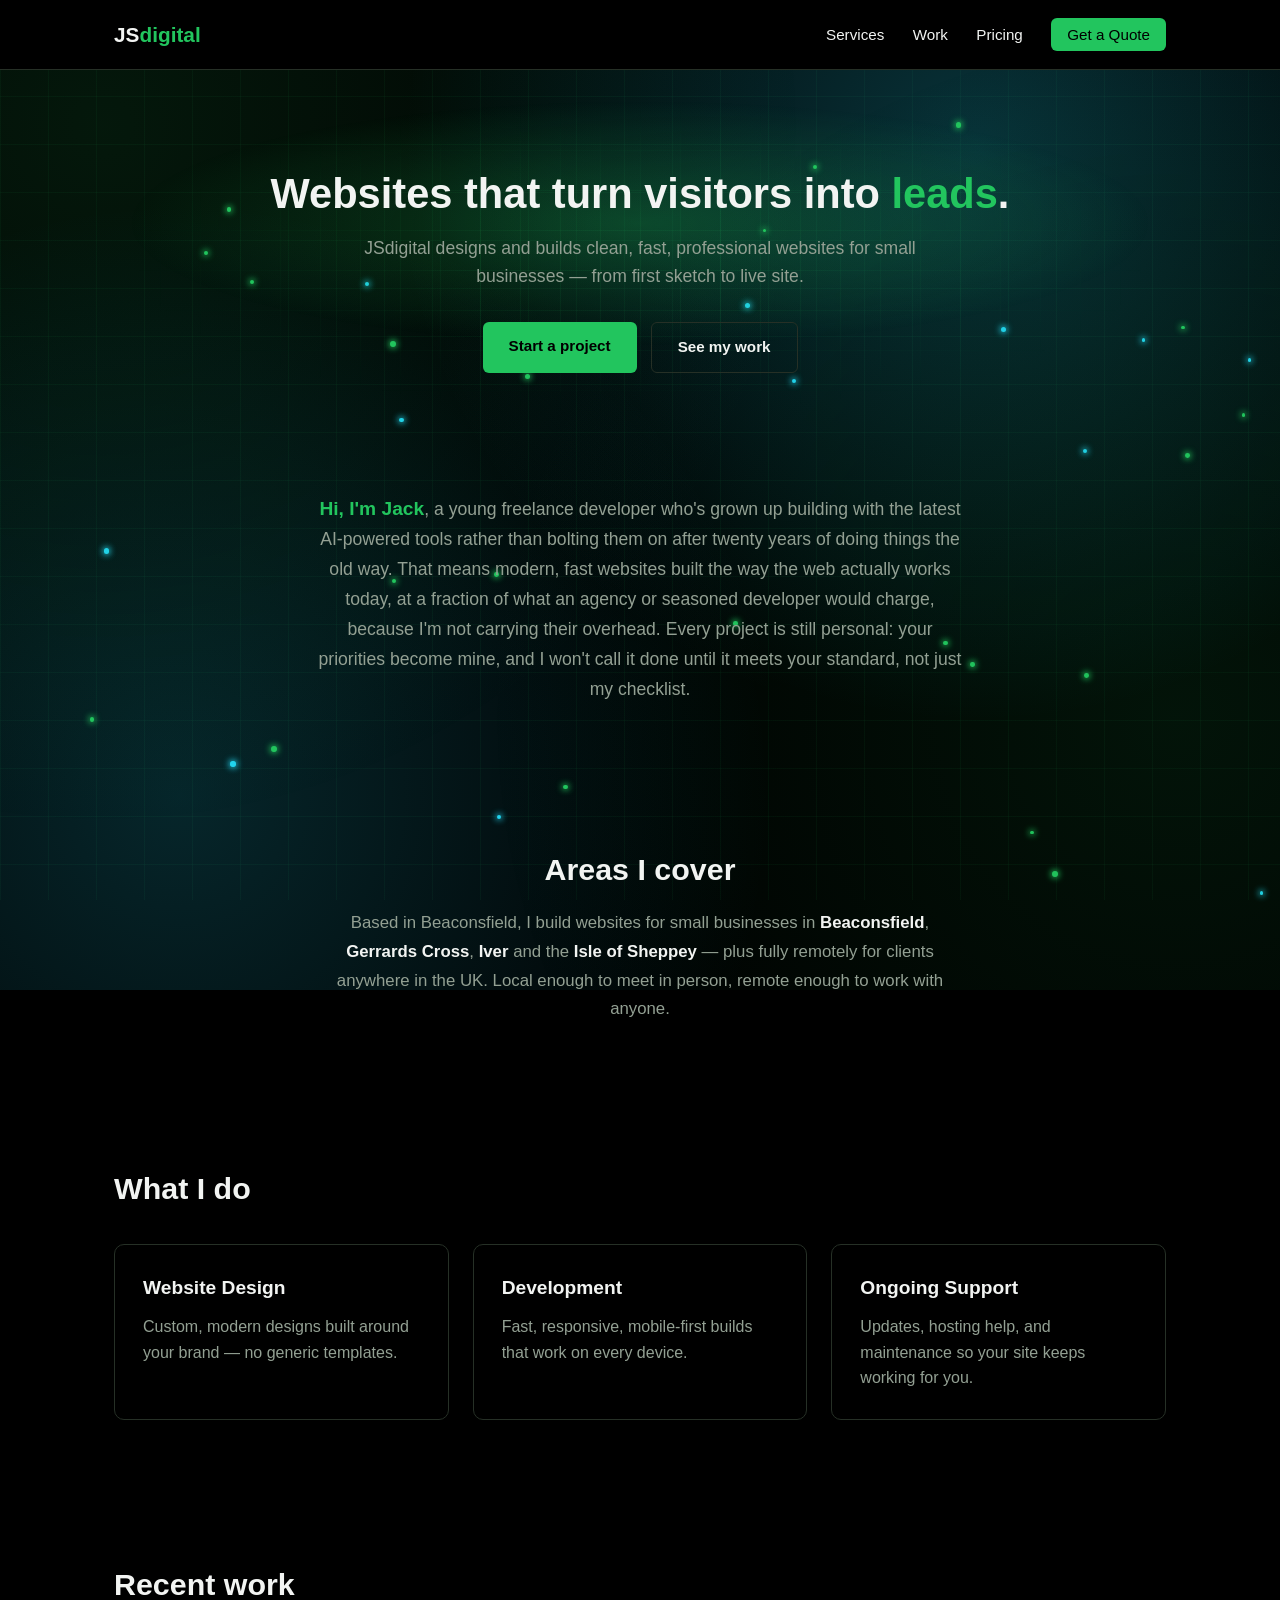
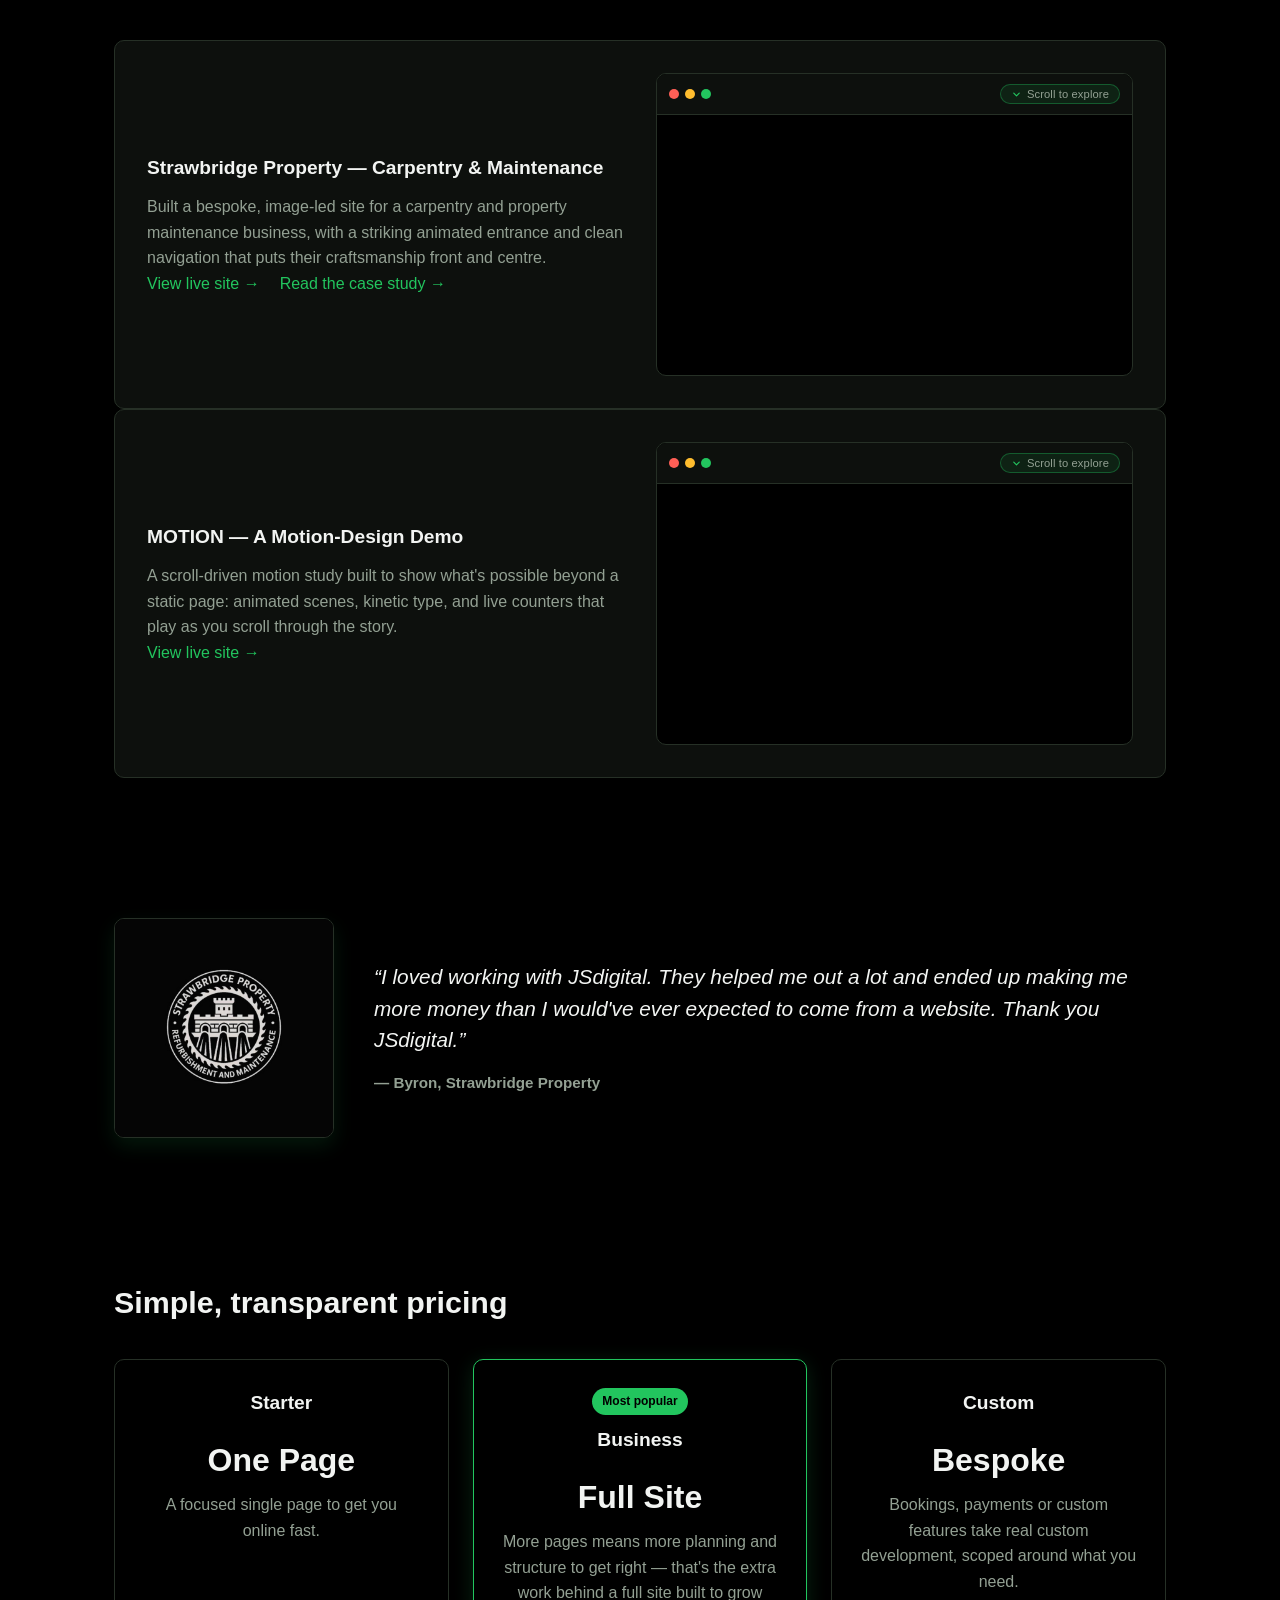
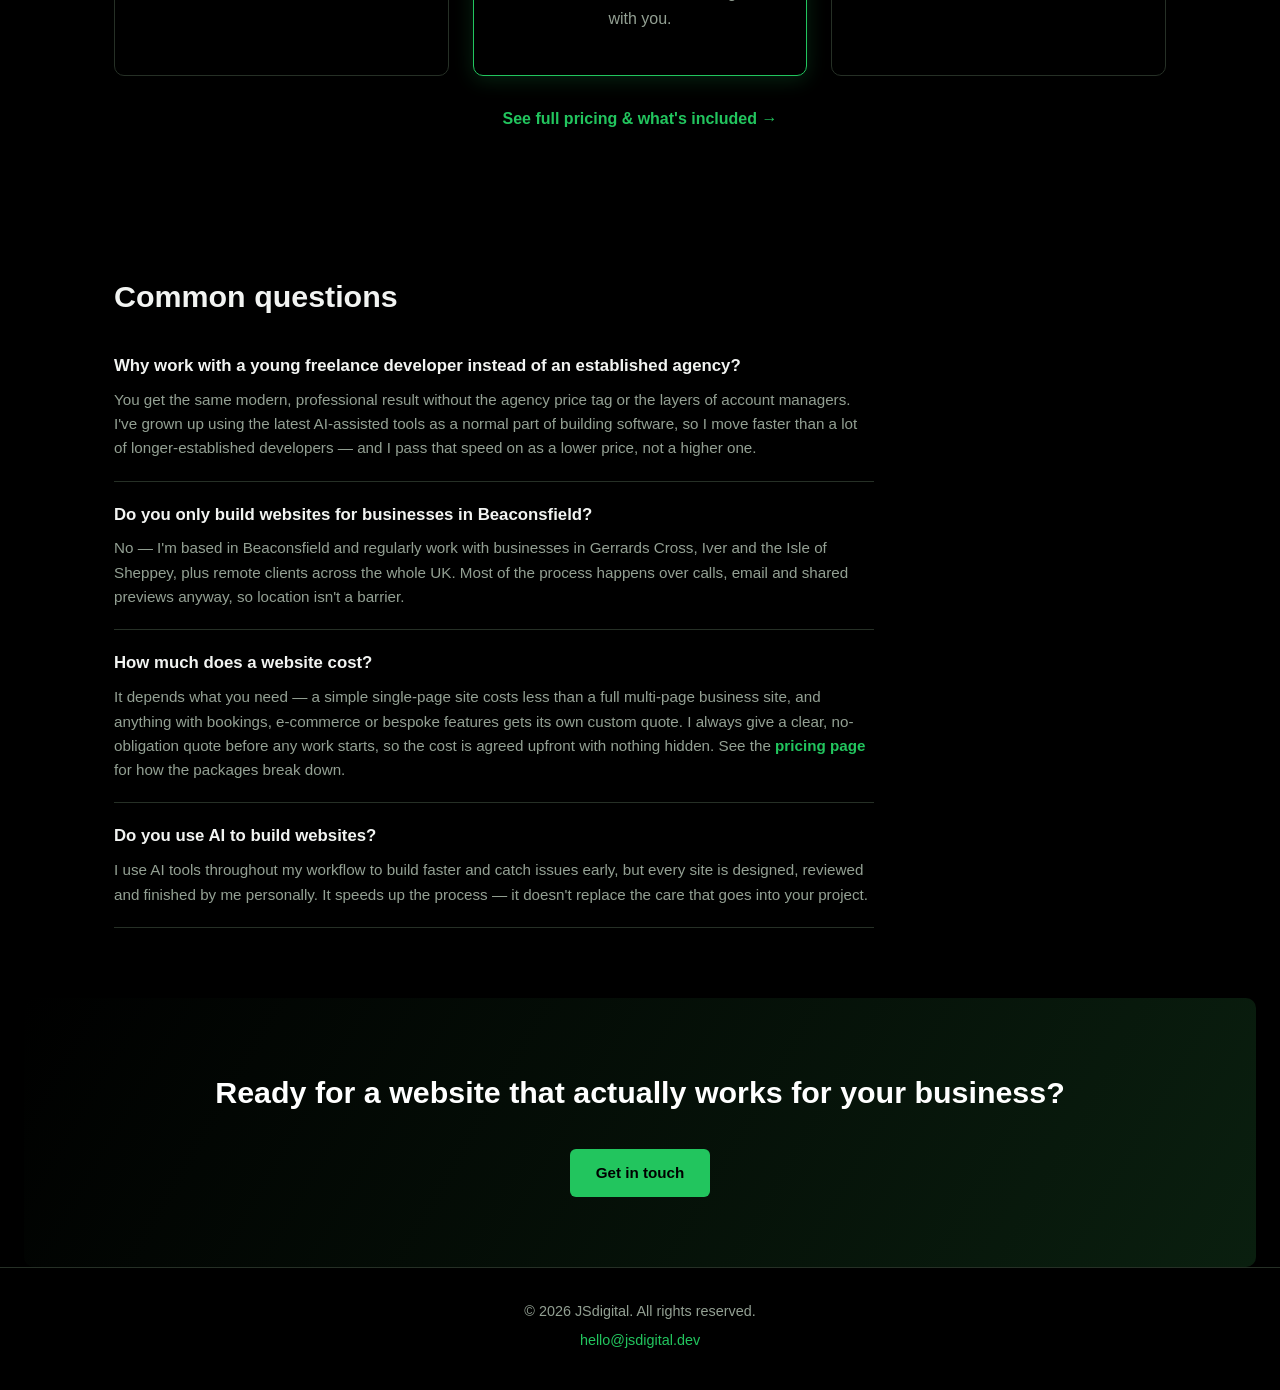
<file: index.html>
<!DOCTYPE html>
<html lang="en">
<head>
<meta charset="UTF-8">
<meta name="viewport" content="width=device-width, initial-scale=1.0">
<title>JSdigital — Web Developer in Beaconsfield, Gerrards Cross & Iver</title>
<meta name="description" content="JSdigital is a young, AI-native freelance web developer building fast, modern websites for small businesses in Beaconsfield, Gerrards Cross, Iver and the Isle of Sheppey — at a fraction of agency cost.">
<meta name="google-site-verification" content="mQqursXcxKqs-uqvhlqbVZYGcIVHXw-le7aX7oW7eLs" />
<link rel="canonical" href="https://jsdigital.dev/">
<meta property="og:type" content="website">
<meta property="og:site_name" content="JSdigital">
<meta property="og:title" content="JSdigital — Web Developer in Beaconsfield, Gerrards Cross &amp; Iver">
<meta property="og:description" content="JSdigital is a young, AI-native freelance web developer building fast, modern websites for small businesses in Beaconsfield, Gerrards Cross, Iver and the Isle of Sheppey — at a fraction of agency cost.">
<meta property="og:url" content="https://jsdigital.dev/">
<meta name="twitter:card" content="summary">
<meta name="twitter:title" content="JSdigital — Web Developer in Beaconsfield, Gerrards Cross &amp; Iver">
<meta name="twitter:description" content="JSdigital is a young, AI-native freelance web developer building fast, modern websites for small businesses in Beaconsfield, Gerrards Cross, Iver and the Isle of Sheppey — at a fraction of agency cost.">
<link rel="icon" type="image/svg+xml" href="favicon.svg">
<link rel="stylesheet" href="styles.css">
<script type="application/ld+json">
{
  "@context": "https://schema.org",
  "@type": "ProfessionalService",
  "name": "JSdigital",
  "url": "https://jsdigital.dev",
  "description": "Young, AI-native freelance web developer and designer building fast, modern websites for small businesses, at a fraction of the cost of an agency or seasoned developer.",
  "areaServed": [
    { "@type": "Place", "name": "Beaconsfield" },
    { "@type": "Place", "name": "Gerrards Cross" },
    { "@type": "Place", "name": "Iver" },
    { "@type": "Place", "name": "Isle of Sheppey" },
    { "@type": "Country", "name": "United Kingdom" }
  ],
  "email": "hello@jsdigital.dev",
  "telephone": "+44 7519 998853"
}
</script>
<script type="application/ld+json">
{
  "@context": "https://schema.org",
  "@type": "FAQPage",
  "mainEntity": [
    {
      "@type": "Question",
      "name": "Why work with a young freelance developer instead of an established agency?",
      "acceptedAnswer": {
        "@type": "Answer",
        "text": "You get the same modern, professional result without the agency price tag or the layers of account managers. I've grown up using the latest AI-assisted tools as a normal part of building software, so I move faster than a lot of longer-established developers — and I pass that speed on as a lower price, not a higher one."
      }
    },
    {
      "@type": "Question",
      "name": "Do you only build websites for businesses in Beaconsfield?",
      "acceptedAnswer": {
        "@type": "Answer",
        "text": "No — I'm based in Beaconsfield and regularly work with businesses in Gerrards Cross, Iver and the Isle of Sheppey, plus remote clients across the whole UK. Most of the process happens over calls, email and shared previews anyway, so location isn't a barrier."
      }
    },
    {
      "@type": "Question",
      "name": "How much does a website cost?",
      "acceptedAnswer": {
        "@type": "Answer",
        "text": "It depends what you need — a simple single-page site costs less than a full multi-page business site, and anything with bookings, e-commerce or bespoke features gets its own custom quote. I always give a clear, no-obligation quote before any work starts, so the cost is agreed upfront with nothing hidden."
      }
    },
    {
      "@type": "Question",
      "name": "Do you use AI to build websites?",
      "acceptedAnswer": {
        "@type": "Answer",
        "text": "I use AI tools throughout my workflow to build faster and catch issues early, but every site is designed, reviewed and finished by me personally. It speeds up the process — it doesn't replace the care that goes into your project."
      }
    }
  ]
}
</script>
</head>
<body>

<header class="site-header">
  <div class="container nav">
    <a href="index.html" class="logo">JS<span>digital</span></a>
    <nav>
      <a href="index.html#services">Services</a>
      <a href="index.html#work">Work</a>
      <a href="pricing.html">Pricing</a>
      <a href="contact.html" class="nav-cta">Get a Quote</a>
    </nav>
  </div>
</header>

<section class="hero">
  <div class="container">
    <h1>Websites that turn visitors into <span class="word-rotator" id="word-rotator">customers</span>.</h1>
    <p class="subhead">JSdigital designs and builds clean, fast, professional websites for small businesses — from first sketch to live site.</p>
    <div class="hero-actions">
      <a href="contact.html" class="btn btn-primary">Start a project</a>
      <a href="index.html#work" class="btn btn-secondary">See my work</a>
    </div>
  </div>
</section>

<section id="about" class="section about">
  <div class="container about-layout reveal">
    <p class="about-text">
      <strong>Hi, I'm Jack</strong>, a young freelance developer who's grown up building with the latest AI-powered tools rather than bolting them on after twenty years of doing things the old way. That means modern, fast websites built the way the web actually works today, at a fraction of what an agency or seasoned developer would charge, because I'm not carrying their overhead. Every project is still personal: your priorities become mine, and I won't call it done until it meets your standard, not just my checklist.
    </p>
  </div>
</section>

<section id="areas" class="section section-alt areas">
  <div class="container reveal">
    <h2>Areas I cover</h2>
    <p class="areas-text">Based in Beaconsfield, I build websites for small businesses in <strong>Beaconsfield</strong>, <strong>Gerrards Cross</strong>, <strong>Iver</strong> and the <strong>Isle of Sheppey</strong> — plus fully remotely for clients anywhere in the UK. Local enough to meet in person, remote enough to work with anyone.</p>
  </div>
</section>

<section id="services" class="section">
  <div class="container">
    <h2>What I do</h2>
    <div class="grid-3">
      <div class="card reveal">
        <h3>Website Design</h3>
        <p>Custom, modern designs built around your brand — no generic templates.</p>
      </div>
      <div class="card reveal">
        <h3>Development</h3>
        <p>Fast, responsive, mobile-first builds that work on every device.</p>
      </div>
      <div class="card reveal">
        <h3>Ongoing Support</h3>
        <p>Updates, hosting help, and maintenance so your site keeps working for you.</p>
      </div>
    </div>
  </div>
</section>

<section id="work" class="section section-alt">
  <div class="container">
    <h2>Recent work</h2>
    <div class="portfolio-card reveal">
      <div class="portfolio-text">
        <h3>Strawbridge Property — Carpentry &amp; Maintenance</h3>
        <p>Built a bespoke, image-led site for a carpentry and property maintenance business, with a striking animated entrance and clean navigation that puts their craftsmanship front and centre.</p>
        <div class="portfolio-links">
          <a href="https://strawbridgecarpentry.netlify.app" target="_blank" rel="noopener">View live site →</a>
          <a href="case-study-strawbridge.html">Read the case study →</a>
        </div>
      </div>
      <div class="browser-frame">
        <div class="browser-frame-bar">
          <span class="browser-dot dot-red"></span>
          <span class="browser-dot dot-yellow"></span>
          <span class="browser-dot dot-green"></span>
          <div class="scroll-hint-wrap">
            <button type="button" class="scroll-hint" aria-expanded="false" aria-controls="scroll-hint-panel-1">
              <svg viewBox="0 0 24 24" fill="none" stroke-width="2.5" stroke-linecap="round" stroke-linejoin="round"><polyline points="6 9 12 15 18 9"></polyline></svg>
              Scroll to explore
            </button>
            <div class="scroll-hint-panel" id="scroll-hint-panel-1" hidden>
              <strong>How to explore</strong>
              <p>Hover over the preview and scroll like you would on the real site. It's a live embed of the actual build, not a screenshot — every page, link and animation works.</p>
            </div>
          </div>
        </div>
        <div class="browser-frame-body">
          <iframe src="https://strawbridgecarpentry.netlify.app" title="Strawbridge Property live preview" loading="lazy"></iframe>
        </div>
      </div>
    </div>
    <div class="portfolio-card reveal">
      <div class="portfolio-text">
        <h3>MOTION — A Motion-Design Demo</h3>
        <p>A scroll-driven motion study built to show what's possible beyond a static page: animated scenes, kinetic type, and live counters that play as you scroll through the story.</p>
        <a href="https://jsdigitalmotiondemo.netlify.app/" target="_blank" rel="noopener">View live site →</a>
      </div>
      <div class="browser-frame">
        <div class="browser-frame-bar">
          <span class="browser-dot dot-red"></span>
          <span class="browser-dot dot-yellow"></span>
          <span class="browser-dot dot-green"></span>
          <div class="scroll-hint-wrap">
            <button type="button" class="scroll-hint" aria-expanded="false" aria-controls="scroll-hint-panel-2">
              <svg viewBox="0 0 24 24" fill="none" stroke-width="2.5" stroke-linecap="round" stroke-linejoin="round"><polyline points="6 9 12 15 18 9"></polyline></svg>
              Scroll to explore
            </button>
            <div class="scroll-hint-panel" id="scroll-hint-panel-2" hidden>
              <strong>How to explore</strong>
              <p>Hover over the preview and scroll like you would on the real site. It's a live embed of the actual build, not a screenshot — every scene, animation and counter plays exactly as it does live.</p>
            </div>
          </div>
        </div>
        <div class="browser-frame-body">
          <iframe src="https://jsdigitalmotiondemo.netlify.app/" title="MOTION live preview" loading="lazy"></iframe>
        </div>
      </div>
    </div>
  </div>
</section>

<section class="section testimonial">
  <div class="container testimonial-layout reveal">
    <img src="images/strawbridge-carpentry-home-cropped.jpg" alt="Strawbridge Property website homepage" class="testimonial-image">
    <blockquote class="testimonial-quote">
      <p>“I loved working with JSdigital. They helped me out a lot and ended up making me more money than I would've ever expected to come from a website. Thank you JSdigital.”</p>
      <footer>— Byron, Strawbridge Property</footer>
    </blockquote>
  </div>
</section>

<section id="pricing-teaser" class="section section-alt">
  <div class="container">
    <h2>Simple, transparent pricing</h2>
    <div class="grid-3 pricing-teaser-grid">
      <div class="card price-card reveal">
        <h3>Starter</h3>
        <p class="price">One Page</p>
        <p class="price-desc">A focused single page to get you online fast.</p>
      </div>
      <div class="card price-card featured reveal">
        <p class="badge">Most popular</p>
        <h3>Business</h3>
        <p class="price">Full Site</p>
        <p class="price-desc">More pages means more planning and structure to get right — that's the extra work behind a full site built to grow with you.</p>
      </div>
      <div class="card price-card reveal">
        <h3>Custom</h3>
        <p class="price">Bespoke</p>
        <p class="price-desc">Bookings, payments or custom features take real custom development, scoped around what you need.</p>
      </div>
    </div>
    <p class="pricing-teaser-link"><a href="pricing.html">See full pricing &amp; what's included →</a></p>
  </div>
</section>

<section id="faq" class="section faq">
  <div class="container">
    <h2>Common questions</h2>
    <div class="faq-list">
      <div class="faq-item reveal">
        <h3>Why work with a young freelance developer instead of an established agency?</h3>
        <p>You get the same modern, professional result without the agency price tag or the layers of account managers. I've grown up using the latest AI-assisted tools as a normal part of building software, so I move faster than a lot of longer-established developers — and I pass that speed on as a lower price, not a higher one.</p>
      </div>
      <div class="faq-item reveal">
        <h3>Do you only build websites for businesses in Beaconsfield?</h3>
        <p>No — I'm based in Beaconsfield and regularly work with businesses in Gerrards Cross, Iver and the Isle of Sheppey, plus remote clients across the whole UK. Most of the process happens over calls, email and shared previews anyway, so location isn't a barrier.</p>
      </div>
      <div class="faq-item reveal">
        <h3>How much does a website cost?</h3>
        <p>It depends what you need — a simple single-page site costs less than a full multi-page business site, and anything with bookings, e-commerce or bespoke features gets its own custom quote. I always give a clear, no-obligation quote before any work starts, so the cost is agreed upfront with nothing hidden. See the <a href="pricing.html">pricing page</a> for how the packages break down.</p>
      </div>
      <div class="faq-item reveal">
        <h3>Do you use AI to build websites?</h3>
        <p>I use AI tools throughout my workflow to build faster and catch issues early, but every site is designed, reviewed and finished by me personally. It speeds up the process — it doesn't replace the care that goes into your project.</p>
      </div>
    </div>
  </div>
</section>

<section class="section cta-band">
  <div class="container">
    <h2>Ready for a website that actually works for your business?</h2>
    <a href="contact.html" class="btn btn-primary">Get in touch</a>
  </div>
</section>

<footer class="site-footer">
  <div class="container">
    <p>&copy; 2026 JSdigital. All rights reserved.</p>
    <p><a href="mailto:hello@jsdigital.dev">hello@jsdigital.dev</a></p>
  </div>
</footer>

<script src="script.js"></script>
</body>
</html>
</file>
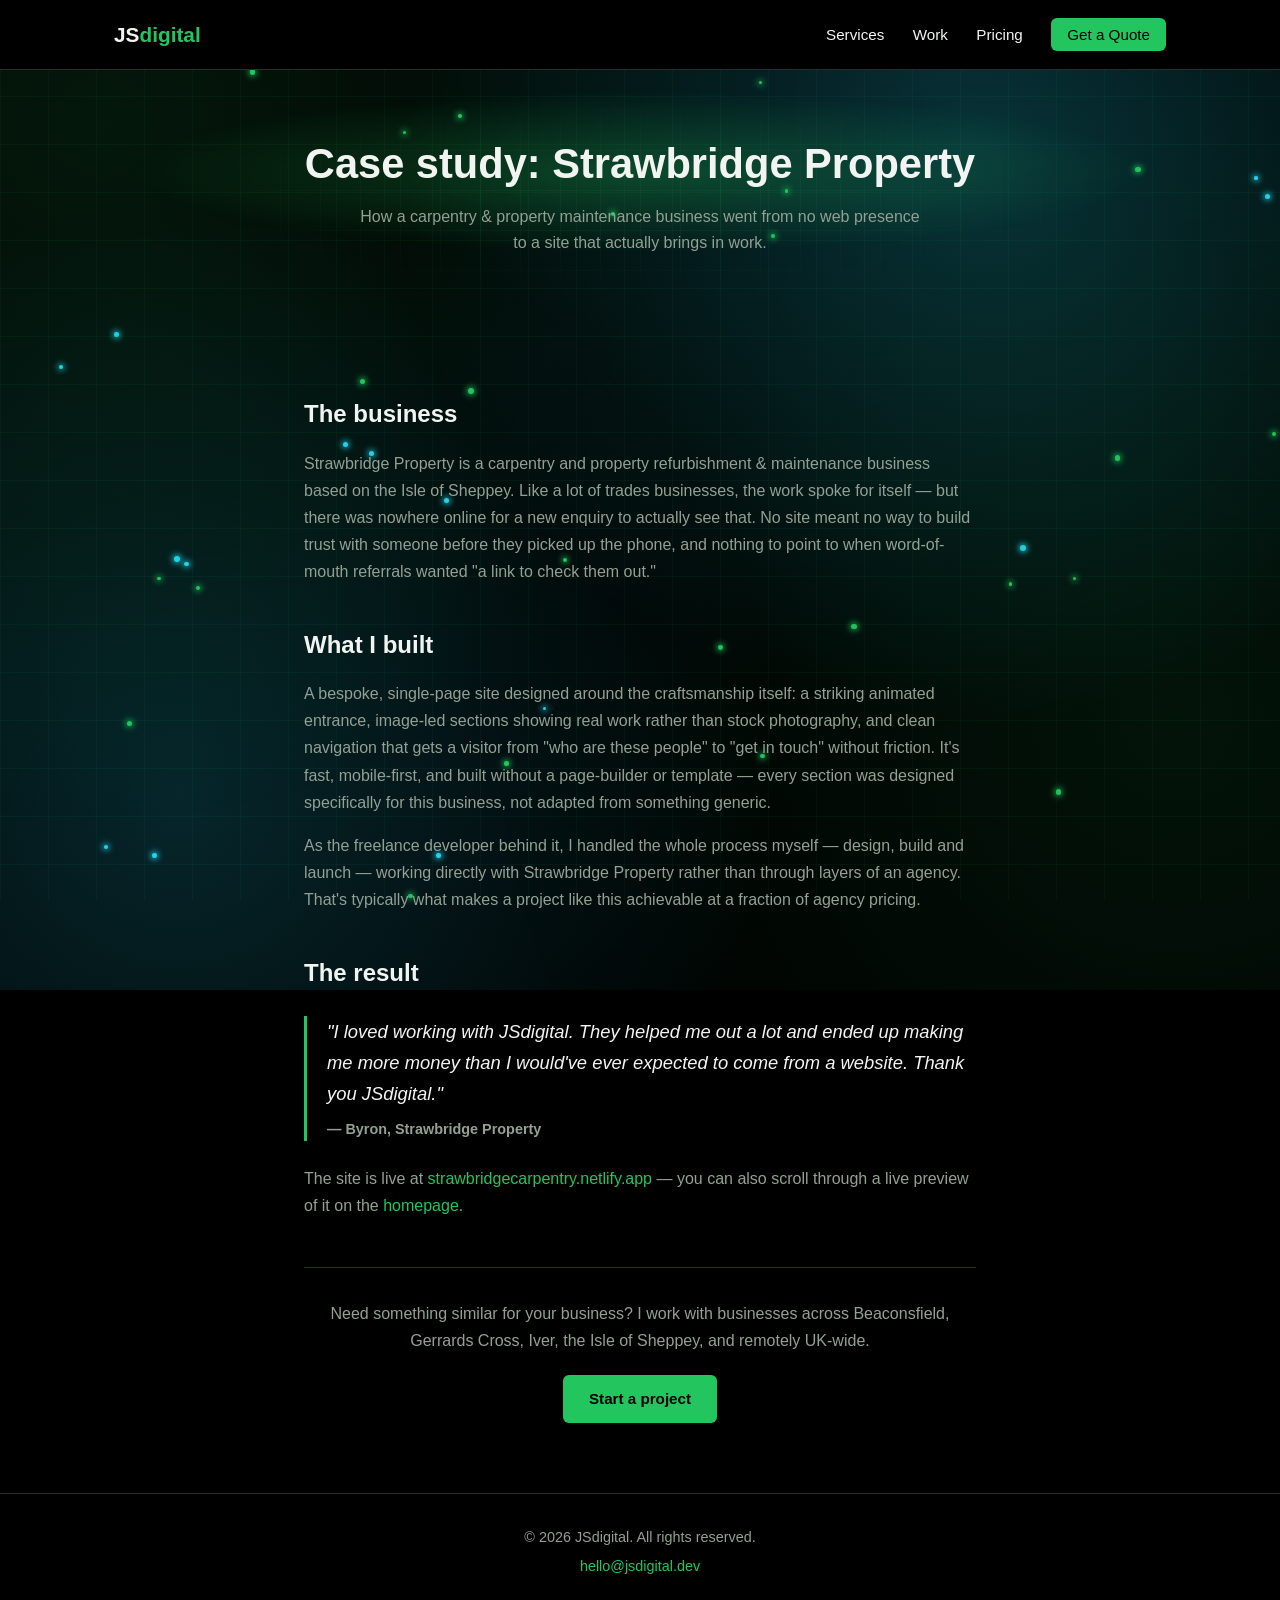
<file: case-study-strawbridge.html>
<!DOCTYPE html>
<html lang="en">
<head>
<meta charset="UTF-8">
<meta name="viewport" content="width=device-width, initial-scale=1.0">
<title>Case Study: Strawbridge Property — Website Designer Beaconsfield | JSdigital</title>
<meta name="description" content="How JSdigital, a freelance website designer covering Beaconsfield, Gerrards Cross, Iver and the Isle of Sheppey, built a bespoke site for Strawbridge Property that turned online visitors into paying customers.">
<link rel="canonical" href="https://jsdigital.dev/case-study-strawbridge.html">
<meta property="og:type" content="article">
<meta property="og:site_name" content="JSdigital">
<meta property="og:title" content="Case Study: Strawbridge Property — JSdigital">
<meta property="og:description" content="How JSdigital, a freelance website designer covering Beaconsfield, Gerrards Cross, Iver and the Isle of Sheppey, built a bespoke site for Strawbridge Property that turned online visitors into paying customers.">
<meta property="og:url" content="https://jsdigital.dev/case-study-strawbridge.html">
<meta name="twitter:card" content="summary">
<meta name="twitter:title" content="Case Study: Strawbridge Property — JSdigital">
<meta name="twitter:description" content="How JSdigital, a freelance website designer covering Beaconsfield, Gerrards Cross, Iver and the Isle of Sheppey, built a bespoke site for Strawbridge Property that turned online visitors into paying customers.">
<link rel="icon" type="image/svg+xml" href="favicon.svg">
<link rel="stylesheet" href="styles.css">
</head>
<body>

<header class="site-header">
  <div class="container nav">
    <a href="index.html" class="logo">JS<span>digital</span></a>
    <nav>
      <a href="index.html#services">Services</a>
      <a href="index.html#work">Work</a>
      <a href="pricing.html">Pricing</a>
      <a href="contact.html" class="nav-cta">Get a Quote</a>
    </nav>
  </div>
</header>

<section class="section page-hero">
  <div class="container">
    <h1>Case study: Strawbridge Property</h1>
    <p class="subhead">How a carpentry &amp; property maintenance business went from no web presence to a site that actually brings in work.</p>
  </div>
</section>

<section class="section">
  <div class="container case-study">

    <h2>The business</h2>
    <p>Strawbridge Property is a carpentry and property refurbishment &amp; maintenance business based on the Isle of Sheppey. Like a lot of trades businesses, the work spoke for itself — but there was nowhere online for a new enquiry to actually see that. No site meant no way to build trust with someone before they picked up the phone, and nothing to point to when word-of-mouth referrals wanted "a link to check them out."</p>

    <h2>What I built</h2>
    <p>A bespoke, single-page site designed around the craftsmanship itself: a striking animated entrance, image-led sections showing real work rather than stock photography, and clean navigation that gets a visitor from "who are these people" to "get in touch" without friction. It's fast, mobile-first, and built without a page-builder or template — every section was designed specifically for this business, not adapted from something generic.</p>
    <p>As the freelance developer behind it, I handled the whole process myself — design, build and launch — working directly with Strawbridge Property rather than through layers of an agency. That's typically what makes a project like this achievable at a fraction of agency pricing.</p>

    <h2>The result</h2>
    <blockquote class="case-study-quote">
      <p>"I loved working with JSdigital. They helped me out a lot and ended up making me more money than I would've ever expected to come from a website. Thank you JSdigital."</p>
      <footer>— Byron, Strawbridge Property</footer>
    </blockquote>
    <p>The site is live at <a href="https://strawbridgecarpentry.netlify.app" target="_blank" rel="noopener">strawbridgecarpentry.netlify.app</a> — you can also scroll through a live preview of it on the <a href="index.html#work">homepage</a>.</p>

    <div class="case-study-cta">
      <p>Need something similar for your business? I work with businesses across Beaconsfield, Gerrards Cross, Iver, the Isle of Sheppey, and remotely UK-wide.</p>
      <a href="contact.html" class="btn btn-primary">Start a project</a>
    </div>

  </div>
</section>

<footer class="site-footer">
  <div class="container">
    <p>&copy; 2026 JSdigital. All rights reserved.</p>
    <p><a href="mailto:hello@jsdigital.dev">hello@jsdigital.dev</a></p>
  </div>
</footer>

<script src="script.js"></script>
</body>
</html>
</file>
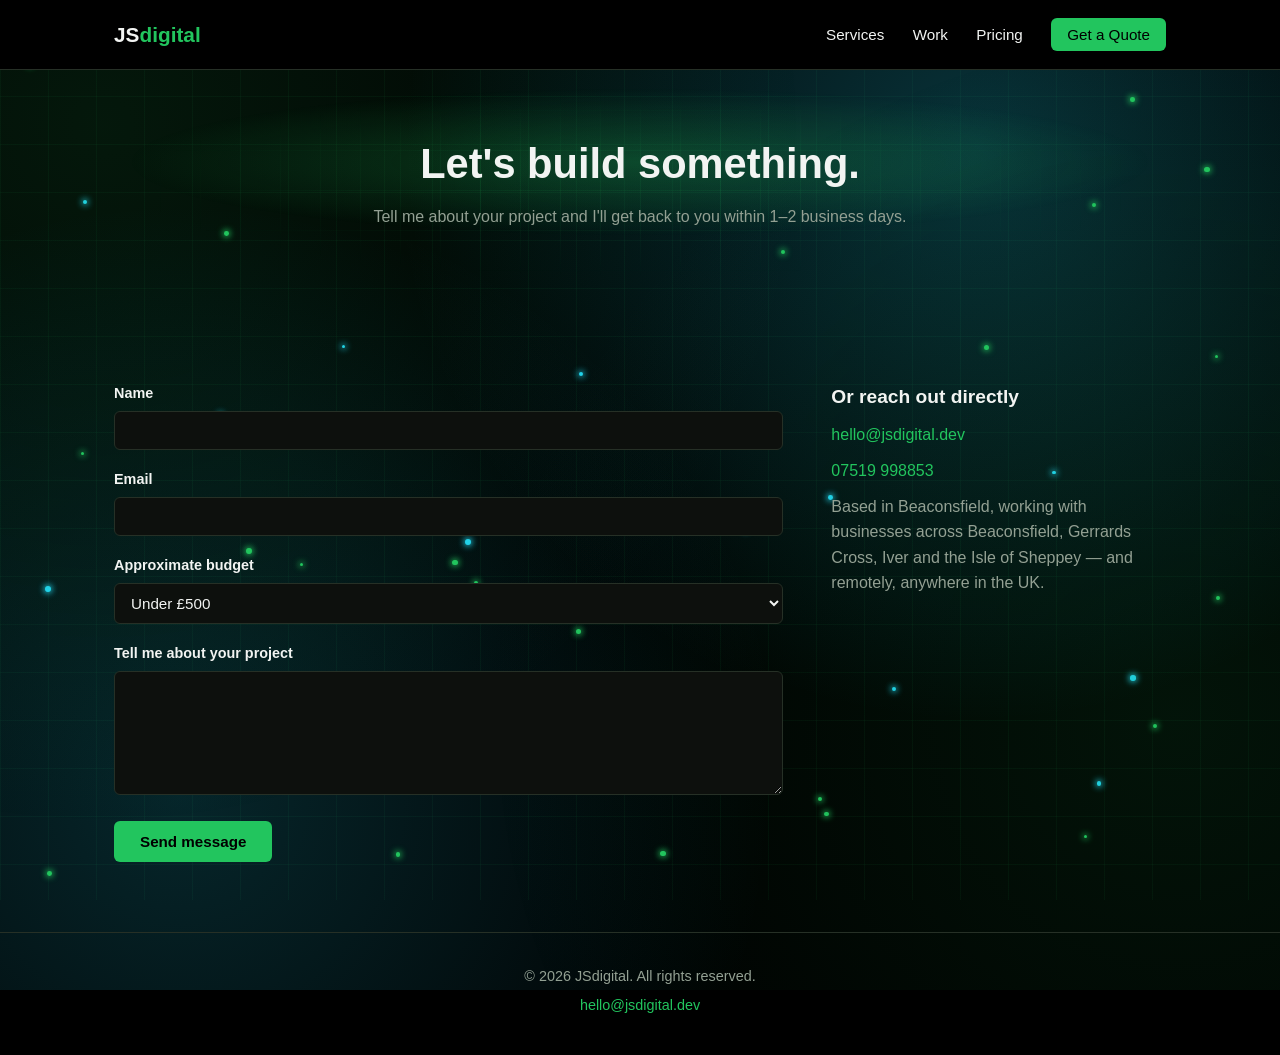
<file: contact.html>
<!DOCTYPE html>
<html lang="en">
<head>
<meta charset="UTF-8">
<meta name="viewport" content="width=device-width, initial-scale=1.0">
<title>Contact — JSdigital</title>
<meta name="description" content="Get in touch with JSdigital for a fast, modern website. Freelance web developer based in Beaconsfield, serving Gerrards Cross, Iver, the Isle of Sheppey and remote clients UK-wide.">
<link rel="canonical" href="https://jsdigital.dev/contact.html">
<meta property="og:type" content="website">
<meta property="og:site_name" content="JSdigital">
<meta property="og:title" content="Contact — JSdigital">
<meta property="og:description" content="Get in touch with JSdigital for a fast, modern website. Freelance web developer based in Beaconsfield, serving Gerrards Cross, Iver, the Isle of Sheppey and remote clients UK-wide.">
<meta property="og:url" content="https://jsdigital.dev/contact.html">
<meta name="twitter:card" content="summary">
<meta name="twitter:title" content="Contact — JSdigital">
<meta name="twitter:description" content="Get in touch with JSdigital for a fast, modern website. Freelance web developer based in Beaconsfield, serving Gerrards Cross, Iver, the Isle of Sheppey and remote clients UK-wide.">
<link rel="icon" type="image/svg+xml" href="favicon.svg">
<link rel="stylesheet" href="styles.css">
</head>
<body>

<header class="site-header">
  <div class="container nav">
    <a href="index.html" class="logo">JS<span>digital</span></a>
    <nav>
      <a href="index.html#services">Services</a>
      <a href="index.html#work">Work</a>
      <a href="pricing.html">Pricing</a>
      <a href="contact.html" class="nav-cta">Get a Quote</a>
    </nav>
  </div>
</header>

<section class="section page-hero">
  <div class="container">
    <h1>Let's build something.</h1>
    <p class="subhead">Tell me about your project and I'll get back to you within 1–2 business days.</p>
  </div>
</section>

<section class="section">
  <div class="container contact-layout">

    <form class="contact-form reveal" id="contact-form" action="https://formspree.io/f/xwvgnlqe" method="POST">
      <label for="name">Name</label>
      <input type="text" id="name" name="name" required>

      <label for="email">Email</label>
      <input type="email" id="email" name="email" required>

      <label for="budget">Approximate budget</label>
      <select id="budget" name="budget">
        <option>Under £500</option>
        <option>£500–£1,500</option>
        <option>£1,500–£5,000</option>
        <option>Not sure yet</option>
      </select>

      <label for="message">Tell me about your project</label>
      <textarea id="message" name="message" rows="6" required></textarea>

      <button type="submit" class="btn btn-primary">Send message</button>
      <p class="form-error" id="form-error" hidden>Something went wrong sending that — please email hello@jsdigital.dev directly instead.</p>
    </form>

    <div class="contact-info reveal">
      <h3>Or reach out directly</h3>
      <p><a href="mailto:hello@jsdigital.dev">hello@jsdigital.dev</a></p>
      <p><a href="tel:+447519998853">07519 998853</a></p>
      <p>Based in Beaconsfield, working with businesses across Beaconsfield, Gerrards Cross, Iver and the Isle of Sheppey — and remotely, anywhere in the UK.</p>
    </div>

  </div>
</section>

<footer class="site-footer">
  <div class="container">
    <p>&copy; 2026 JSdigital. All rights reserved.</p>
    <p><a href="mailto:hello@jsdigital.dev">hello@jsdigital.dev</a></p>
  </div>
</footer>

<script src="script.js"></script>
</body>
</html>
</file>
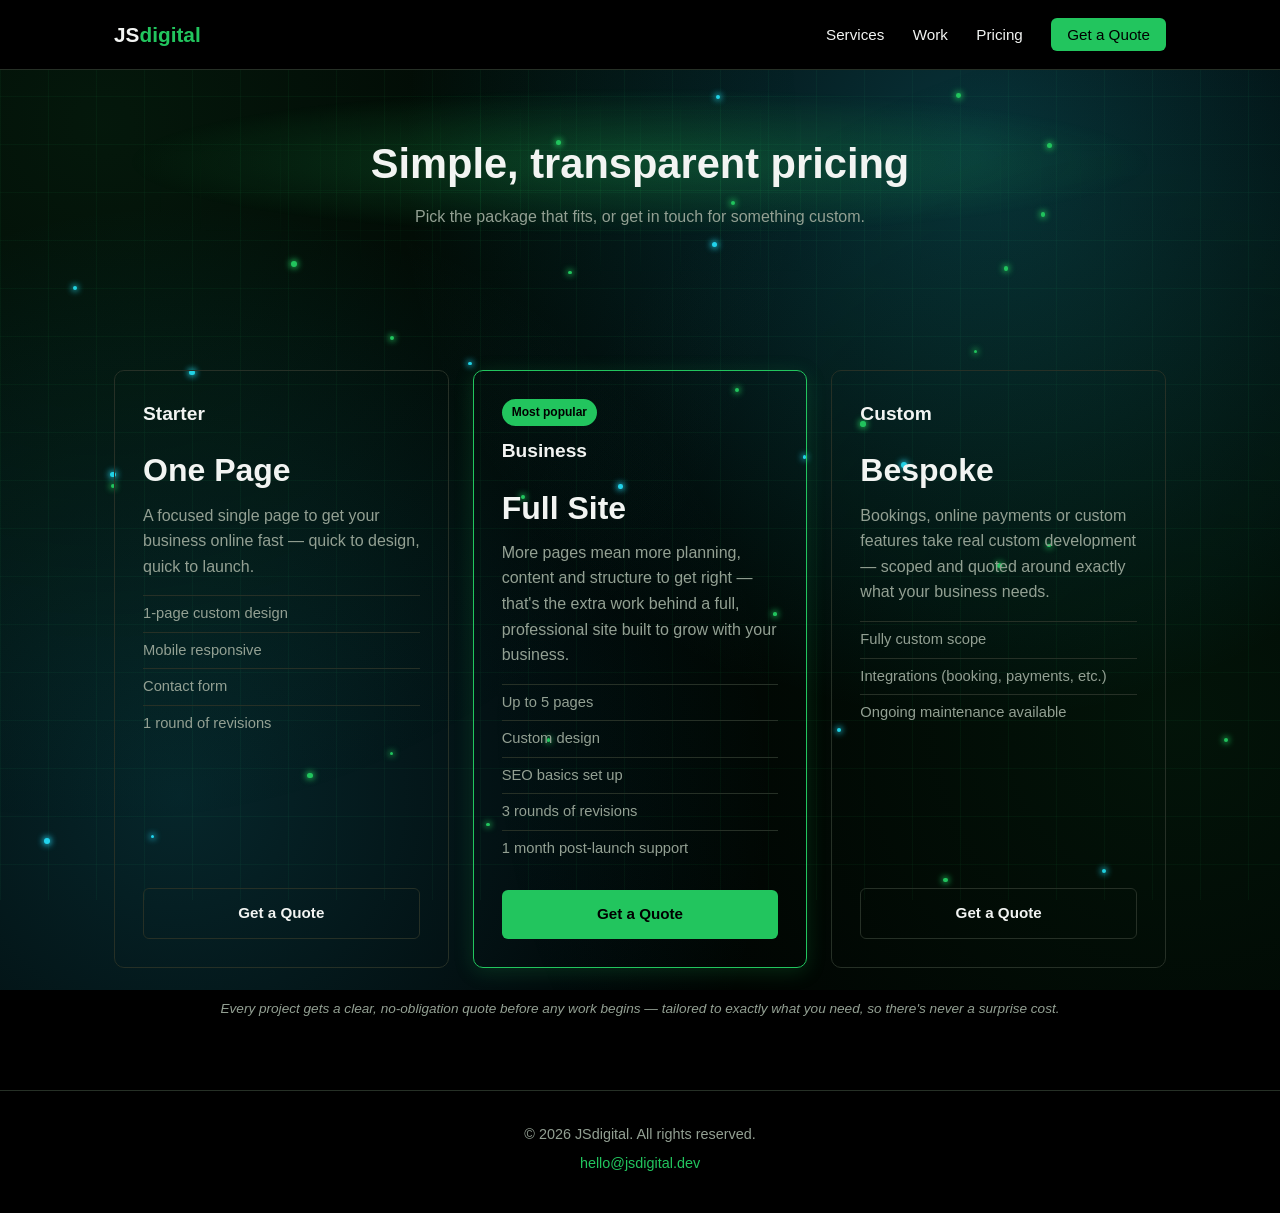
<file: pricing.html>
<!DOCTYPE html>
<html lang="en">
<head>
<meta charset="UTF-8">
<meta name="viewport" content="width=device-width, initial-scale=1.0">
<title>Pricing — JSdigital</title>
<meta name="description" content="Simple, transparent website pricing from JSdigital — freelance web developer serving Beaconsfield, Gerrards Cross, Iver and the Isle of Sheppey. Every project gets a free, no-obligation quote.">
<link rel="canonical" href="https://jsdigital.dev/pricing.html">
<meta property="og:type" content="website">
<meta property="og:site_name" content="JSdigital">
<meta property="og:title" content="Pricing — JSdigital">
<meta property="og:description" content="Simple, transparent website pricing from JSdigital — freelance web developer serving Beaconsfield, Gerrards Cross, Iver and the Isle of Sheppey. Every project gets a free, no-obligation quote.">
<meta property="og:url" content="https://jsdigital.dev/pricing.html">
<meta name="twitter:card" content="summary">
<meta name="twitter:title" content="Pricing — JSdigital">
<meta name="twitter:description" content="Simple, transparent website pricing from JSdigital — freelance web developer serving Beaconsfield, Gerrards Cross, Iver and the Isle of Sheppey. Every project gets a free, no-obligation quote.">
<link rel="icon" type="image/svg+xml" href="favicon.svg">
<link rel="stylesheet" href="styles.css">
</head>
<body>

<header class="site-header">
  <div class="container nav">
    <a href="index.html" class="logo">JS<span>digital</span></a>
    <nav>
      <a href="index.html#services">Services</a>
      <a href="index.html#work">Work</a>
      <a href="pricing.html">Pricing</a>
      <a href="contact.html" class="nav-cta">Get a Quote</a>
    </nav>
  </div>
</header>

<section class="section page-hero">
  <div class="container">
    <h1>Simple, transparent pricing</h1>
    <p class="subhead">Pick the package that fits, or get in touch for something custom.</p>
  </div>
</section>

<section class="section">
  <div class="container">
    <div class="grid-3 pricing-grid">

      <div class="card price-card reveal">
        <h3>Starter</h3>
        <p class="price">One Page</p>
        <p class="price-desc">A focused single page to get your business online fast — quick to design, quick to launch.</p>
        <ul>
          <li>1-page custom design</li>
          <li>Mobile responsive</li>
          <li>Contact form</li>
          <li>1 round of revisions</li>
        </ul>
        <a href="contact.html" class="btn btn-secondary">Get a Quote</a>
      </div>

      <div class="card price-card featured reveal">
        <p class="badge">Most popular</p>
        <h3>Business</h3>
        <p class="price">Full Site</p>
        <p class="price-desc">More pages mean more planning, content and structure to get right — that's the extra work behind a full, professional site built to grow with your business.</p>
        <ul>
          <li>Up to 5 pages</li>
          <li>Custom design</li>
          <li>SEO basics set up</li>
          <li>3 rounds of revisions</li>
          <li>1 month post-launch support</li>
        </ul>
        <a href="contact.html" class="btn btn-primary">Get a Quote</a>
      </div>

      <div class="card price-card reveal">
        <h3>Custom</h3>
        <p class="price">Bespoke</p>
        <p class="price-desc">Bookings, online payments or custom features take real custom development — scoped and quoted around exactly what your business needs.</p>
        <ul>
          <li>Fully custom scope</li>
          <li>Integrations (booking, payments, etc.)</li>
          <li>Ongoing maintenance available</li>
        </ul>
        <a href="contact.html" class="btn btn-secondary">Get a Quote</a>
      </div>

    </div>
    <p class="pricing-note">Every project gets a clear, no-obligation quote before any work begins — tailored to exactly what you need, so there's never a surprise cost.</p>
  </div>
</section>

<footer class="site-footer">
  <div class="container">
    <p>&copy; 2026 JSdigital. All rights reserved.</p>
    <p><a href="mailto:hello@jsdigital.dev">hello@jsdigital.dev</a></p>
  </div>
</footer>

<script src="script.js"></script>
</body>
</html>
</file>
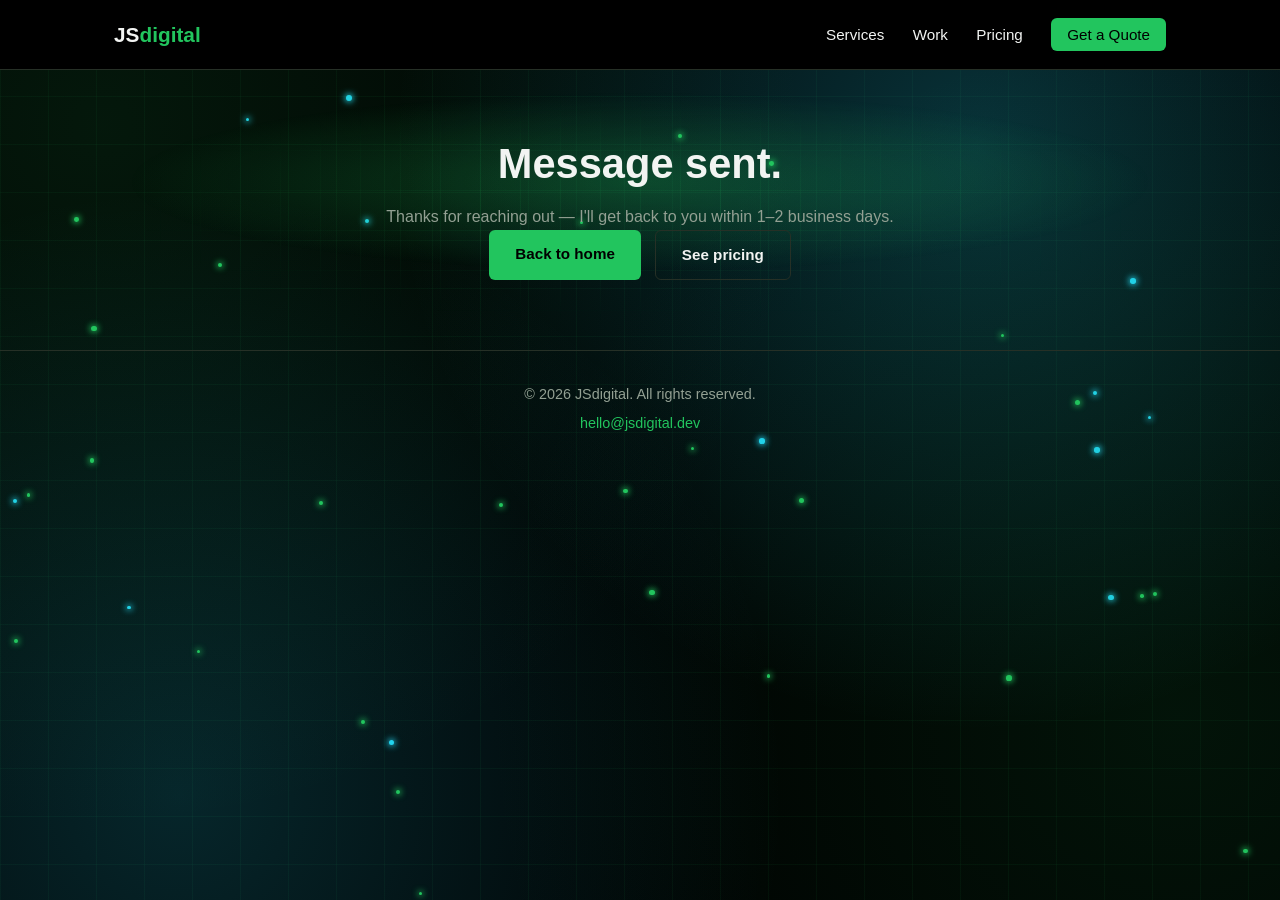
<file: thanks.html>
<!DOCTYPE html>
<html lang="en">
<head>
<meta charset="UTF-8">
<meta name="viewport" content="width=device-width, initial-scale=1.0">
<title>Message sent — JSdigital</title>
<meta name="robots" content="noindex">
<link rel="icon" type="image/svg+xml" href="favicon.svg">
<link rel="stylesheet" href="styles.css">
</head>
<body>

<header class="site-header">
  <div class="container nav">
    <a href="index.html" class="logo">JS<span>digital</span></a>
    <nav>
      <a href="index.html#services">Services</a>
      <a href="index.html#work">Work</a>
      <a href="pricing.html">Pricing</a>
      <a href="contact.html" class="nav-cta">Get a Quote</a>
    </nav>
  </div>
</header>

<section class="section page-hero">
  <div class="container">
    <h1>Message sent.</h1>
    <p class="subhead">Thanks for reaching out — I'll get back to you within 1–2 business days.</p>
    <div class="hero-actions">
      <a href="index.html" class="btn btn-primary">Back to home</a>
      <a href="pricing.html" class="btn btn-secondary">See pricing</a>
    </div>
  </div>
</section>

<footer class="site-footer">
  <div class="container">
    <p>&copy; 2026 JSdigital. All rights reserved.</p>
    <p><a href="mailto:hello@jsdigital.dev">hello@jsdigital.dev</a></p>
  </div>
</footer>

<script src="script.js"></script>
</body>
</html>
</file>
<file: styles.css>
:root {
  --bg: #000000;
  --bg-alt: #0d100d;
  --text: #f2f4f2;
  --accent: #22c55e;
  --accent-dark: #16a34a;
  --accent-2: #22d3ee;
  --gray: #93a093;
  --border: #263026;
  --radius: 10px;
}

* { box-sizing: border-box; margin: 0; padding: 0; }

html { scroll-behavior: smooth; }

body {
  position: relative;
  font-family: -apple-system, BlinkMacSystemFont, "Segoe UI", Inter, Roboto, sans-serif;
  color: var(--text);
  line-height: 1.6;
  background: var(--bg);
}
body::before {
  content: '';
  position: fixed;
  inset: 0;
  z-index: -1;
  background-image:
    linear-gradient(rgba(34, 197, 94, 0.05) 1px, transparent 1px),
    linear-gradient(90deg, rgba(34, 197, 94, 0.05) 1px, transparent 1px);
  background-size: 48px 48px;
  animation: gridDrift 40s linear infinite;
  pointer-events: none;
}
body::after {
  content: '';
  position: fixed;
  inset: -10%;
  z-index: -1;
  background:
    radial-gradient(circle at 15% 20%, rgba(34, 197, 94, 0.12), transparent 45%),
    radial-gradient(circle at 85% 75%, rgba(22, 163, 74, 0.12), transparent 45%);
  animation: bgDrift 16s ease-in-out infinite alternate;
  pointer-events: none;
}

/* Ambient background: secondary-color blob, grain texture, twinkling particles.
   Additive layers behind the existing grid/blob system above. */
.bg-blob-2 {
  content: '';
  position: fixed;
  inset: -10%;
  z-index: -1;
  pointer-events: none;
  background:
    radial-gradient(circle at 72% 22%, rgba(34, 211, 238, 0.24), transparent 42%),
    radial-gradient(circle at 20% 82%, rgba(34, 211, 238, 0.18), transparent 40%);
  animation: bgDrift2 22s ease-in-out infinite alternate;
}
/* Once JS takes over with pointer-driven parallax, hand off from the
   autonomous keyframe to the inline transform it sets on mousemove. */
.bg-blob-2.is-reactive {
  animation: none;
  transition: transform 0.5s cubic-bezier(0.22, 1, 0.36, 1);
}

.bg-grain {
  position: fixed;
  inset: 0;
  z-index: -1;
  pointer-events: none;
  opacity: 0.14;
  mix-blend-mode: overlay;
  background-image: url("data:image/svg+xml,%3Csvg xmlns='http://www.w3.org/2000/svg'%3E%3Cfilter id='n'%3E%3CfeTurbulence type='fractalNoise' baseFrequency='0.85' numOctaves='2' stitchTiles='stitch'/%3E%3C/filter%3E%3Crect width='100%25' height='100%25' filter='url(%23n)'/%3E%3C/svg%3E");
  background-size: 180px 180px;
}

.bg-particles {
  position: fixed;
  inset: 0;
  z-index: -1;
  pointer-events: none;
}
.bg-particle {
  position: absolute;
  border-radius: 50%;
  background: currentColor;
  box-shadow: 0 0 calc(6px + var(--proximity, 0) * 18px) calc(1px + var(--proximity, 0) * 2px) currentColor;
  animation: particleTwinkle var(--dur, 5s) ease-in-out var(--delay, 0s) infinite;
  transition: transform 0.35s cubic-bezier(0.22, 1, 0.36, 1), box-shadow 0.2s ease;
}

/* Cursor glow */
.cursor-glow {
  position: fixed;
  top: 0;
  left: 0;
  width: 380px;
  height: 380px;
  border-radius: 50%;
  background: radial-gradient(circle, rgba(22, 163, 74, 0.4), rgba(22, 163, 74, 0.12) 45%, transparent 70%);
  filter: blur(10px);
  transform: translate(-50%, -50%);
  pointer-events: none;
  z-index: -1;
  opacity: 0;
  transition: transform 0.15s ease-out, opacity 0.3s ease;
}
.cursor-glow.active { opacity: 1; }

@media (hover: none), (pointer: coarse) {
  .cursor-glow { display: none; }
}

.container {
  max-width: 1100px;
  margin: 0 auto;
  padding: 0 24px;
}

h1 { font-size: 2.6rem; line-height: 1.15; margin-bottom: 16px; }
h2 { font-size: 1.9rem; margin-bottom: 32px; }
h3 { font-size: 1.2rem; margin-bottom: 10px; }
p { color: var(--gray); }

a { color: var(--accent); text-decoration: none; }

/* Keyboard focus: cyan ties interactive/focus states to the accent-2 used
   for cursor-reactive background elements, distinct from the brand green. */
a:focus-visible,
button:focus-visible,
input:focus-visible,
select:focus-visible,
textarea:focus-visible {
  outline: 2px solid var(--accent-2);
  outline-offset: 2px;
}

/* Header */
.site-header {
  border-bottom: 1px solid var(--border);
  padding: 18px 0;
  position: sticky;
  top: 0;
  background: var(--bg);
  z-index: 10;
}
.nav {
  display: flex;
  justify-content: space-between;
  align-items: center;
  flex-wrap: wrap;
  gap: 12px;
}
.logo {
  font-weight: 700;
  font-size: 1.3rem;
  color: var(--text);
  transition: opacity 0.2s ease;
}
.logo:hover { opacity: 0.7; }
.logo span { color: var(--accent); }
.nav nav a {
  position: relative;
  margin-left: 24px;
  color: var(--text);
  font-weight: 500;
  font-size: 0.95rem;
  transition: color 0.2s ease;
}
.nav nav a:not(.nav-cta)::after {
  content: '';
  position: absolute;
  left: 0;
  bottom: -4px;
  width: 100%;
  height: 2px;
  background: var(--accent);
  transform: scaleX(0);
  transform-origin: right;
  transition: transform 0.25s ease;
}
.nav nav a:not(.nav-cta):hover::after {
  transform: scaleX(1);
  transform-origin: left;
}
.nav-cta {
  background: var(--accent);
  color: #000 !important;
  padding: 8px 16px;
  border-radius: 6px;
  transition: background 0.2s ease, transform 0.2s ease, box-shadow 0.2s ease;
}
.nav-cta:hover {
  background: var(--accent-dark);
  transform: translateY(-2px);
  box-shadow: 0 6px 14px rgba(34, 197, 94, 0.35);
}

/* Hero */
.hero,
.page-hero {
  position: relative;
  overflow: hidden;
}
.hero::before,
.page-hero::before {
  content: '';
  position: absolute;
  inset: 0;
  background: radial-gradient(ellipse closest-side at 50% 40%, rgba(34, 197, 94, 0.28), transparent 80%);
  animation: heroGlow 6s ease-in-out infinite;
  pointer-events: none;
  z-index: 0;
}
.hero::after,
.page-hero::after {
  content: '';
  position: absolute;
  inset: 0;
  background-image:
    linear-gradient(rgba(34, 197, 94, 0.08) 1px, transparent 1px),
    linear-gradient(90deg, rgba(34, 197, 94, 0.08) 1px, transparent 1px);
  background-size: 40px 40px;
  animation: gridDrift 20s linear infinite;
  -webkit-mask-image: radial-gradient(ellipse closest-side at center, black 20%, transparent 80%);
  mask-image: radial-gradient(ellipse closest-side at center, black 20%, transparent 80%);
  pointer-events: none;
  z-index: 0;
}
.hero .container,
.page-hero .container {
  position: relative;
  z-index: 1;
}

.hero {
  padding: 100px 0 80px;
  text-align: center;
}
.hero h1 { animation: fadeInUp 0.7s ease both; }
.hero .subhead {
  max-width: 560px;
  margin: 0 auto 32px;
  font-size: 1.1rem;
  animation: fadeInUp 0.7s ease 0.15s both;
}
.hero-actions {
  display: flex;
  gap: 14px;
  justify-content: center;
  flex-wrap: wrap;
  animation: fadeInUp 0.7s ease 0.3s both;
}
.word-rotator {
  display: inline-block;
  color: var(--accent);
  animation: textGlow 2.4s ease-in-out infinite;
  transition: opacity 0.25s ease, transform 0.25s ease;
}
.word-rotator.swap {
  opacity: 0;
  transform: translateY(-10px);
}

.page-hero {
  padding: 60px 0 20px;
  text-align: center;
}
.page-hero .subhead {
  max-width: 560px;
  margin: 0 auto;
}

/* Buttons */
.btn {
  display: inline-block;
  padding: 12px 26px;
  border-radius: 6px;
  font-weight: 600;
  font-size: 0.95rem;
  transition: background 0.2s ease, transform 0.2s ease, box-shadow 0.2s ease, border-color 0.2s ease;
}
.btn-primary {
  background: var(--accent);
  color: #000 !important;
}
.btn-primary:hover {
  background: var(--accent-dark);
  transform: translateY(-2px);
  box-shadow: 0 8px 18px rgba(34, 197, 94, 0.35);
}
.btn-secondary {
  background: transparent;
  color: var(--text) !important;
  border: 1px solid var(--border);
}
.btn-secondary:hover {
  border-color: var(--accent-2);
  transform: translateY(-2px);
  box-shadow: 0 8px 18px rgba(34, 211, 238, 0.15);
}

/* Sections */
.section { padding: 70px 0; }
.section-alt { background: transparent; }

/* About */
.about { padding: 40px 0 70px; }
.about-layout {
  max-width: 700px;
  margin: 0 auto;
  text-align: center;
}
.about-text {
  font-size: 1.1rem;
  line-height: 1.7;
  color: var(--gray);
}
.about-text strong {
  color: var(--accent);
  font-size: 1.2rem;
}

/* Areas */
.areas .container { max-width: 700px; text-align: center; }
.areas h2 { margin-bottom: 16px; }
.areas-text {
  font-size: 1.05rem;
  line-height: 1.7;
  color: var(--gray);
}
.areas-text strong { color: var(--text); }

.grid-3 {
  display: grid;
  grid-template-columns: repeat(3, 1fr);
  gap: 24px;
}

.card {
  border: 1px solid var(--border);
  border-radius: var(--radius);
  padding: 28px;
  transition: transform 0.25s ease, box-shadow 0.25s ease, border-color 0.25s ease;
}
.card:hover {
  transform: translateY(-6px);
  box-shadow: 0 14px 28px rgba(34, 197, 94, 0.12);
  border-color: var(--accent);
}

/* Portfolio */
.portfolio-links {
  display: flex;
  flex-wrap: wrap;
  gap: 8px 20px;
}
.portfolio-card {
  display: grid;
  grid-template-columns: 1fr 1fr;
  gap: 32px;
  align-items: center;
  border: 1px solid var(--border);
  border-radius: var(--radius);
  padding: 32px;
  background: var(--bg-alt);
}
.browser-frame {
  border: 1px solid var(--border);
  border-radius: var(--radius);
  overflow: hidden;
  background: var(--bg);
  transition: transform 0.3s ease, box-shadow 0.3s ease;
}
.browser-frame:hover {
  transform: translateY(-6px);
  box-shadow: 0 16px 32px rgba(34, 197, 94, 0.15);
}
.browser-frame-bar {
  display: flex;
  align-items: center;
  gap: 6px;
  padding: 10px 12px;
  background: var(--bg-alt);
  border-bottom: 1px solid var(--border);
}
.browser-dot {
  width: 10px;
  height: 10px;
  border-radius: 50%;
}
.dot-red { background: #ff5f56; }
.dot-yellow { background: #ffbd2e; }
.dot-green {
  background: var(--accent);
  animation: pulse 1.8s ease infinite;
}
.browser-frame iframe {
  width: 100%;
  height: 260px;
  border: none;
  display: block;
}
.scroll-hint-wrap {
  position: relative;
  margin-left: auto;
}
.scroll-hint {
  display: flex;
  align-items: center;
  gap: 5px;
  padding: 3px 10px;
  border-radius: 999px;
  background: rgba(34, 197, 94, 0.1);
  border: 1px solid rgba(34, 197, 94, 0.35);
  color: var(--gray);
  font-family: inherit;
  font-size: 0.7rem;
  font-weight: 500;
  letter-spacing: 0.01em;
  white-space: nowrap;
  cursor: pointer;
  transition: background 0.2s ease, border-color 0.2s ease;
}
.scroll-hint:hover,
.scroll-hint[aria-expanded="true"] {
  background: rgba(34, 197, 94, 0.18);
  border-color: rgba(34, 197, 94, 0.55);
}
.scroll-hint svg {
  width: 11px;
  height: 11px;
  stroke: var(--accent);
  flex-shrink: 0;
  transition: transform 0.2s ease;
  animation: scrollHintBob 1.8s ease-in-out infinite;
}
@keyframes scrollHintBob {
  0%, 100% { transform: translateY(0); }
  50% { transform: translateY(2px); }
}
.scroll-hint[aria-expanded="true"] svg {
  animation: none;
  transform: rotate(180deg);
}
@media (prefers-reduced-motion: reduce) {
  .scroll-hint svg { animation: none; }
}
.scroll-hint-panel {
  position: absolute;
  top: calc(100% + 8px);
  right: 0;
  z-index: 5;
  width: 240px;
  padding: 12px 14px;
  border-radius: var(--radius);
  background: var(--bg);
  border: 1px solid var(--border);
  box-shadow: 0 16px 32px rgba(0, 0, 0, 0.5);
  font-size: 0.8rem;
  line-height: 1.45;
  color: var(--gray);
}
.scroll-hint-panel strong {
  display: block;
  margin-bottom: 4px;
  color: var(--text);
  font-size: 0.82rem;
}

/* Testimonial */
.testimonial-layout {
  display: grid;
  grid-template-columns: auto 1fr;
  gap: 40px;
  align-items: center;
}
.testimonial-image {
  width: 220px;
  height: 220px;
  object-fit: cover;
  object-position: top;
  display: block;
  border-radius: var(--radius);
  border: 1px solid var(--border);
  box-shadow: 0 8px 20px rgba(34, 197, 94, 0.12);
}
.testimonial-quote p {
  font-size: 1.3rem;
  font-style: italic;
  color: var(--text);
  line-height: 1.5;
  margin-bottom: 16px;
}
.testimonial-quote footer {
  font-weight: 600;
  font-size: 0.95rem;
  color: var(--gray);
}

/* CTA band */
.cta-band {
  text-align: center;
  background: linear-gradient(120deg, #000000, #0a1f0f, var(--accent-dark), #000000);
  background-size: 300% 300%;
  animation: gradientShift 8s ease infinite;
  color: #fff;
  border-radius: var(--radius);
  margin: 0 24px;
}
.cta-band h2 { color: #fff; }

/* Pricing */
.pricing-grid { align-items: stretch; }
.price-card {
  display: flex;
  flex-direction: column;
  text-align: left;
  position: relative;
  transition: transform 0.25s ease, box-shadow 0.25s ease;
}
.price-card:hover {
  transform: translateY(-6px);
  box-shadow: 0 14px 28px rgba(34, 197, 94, 0.12);
}
.price-card.featured {
  border-color: var(--accent);
  box-shadow: 0 4px 20px rgba(34, 197, 94, 0.18);
}
.price-card.featured:hover {
  box-shadow: 0 16px 32px rgba(34, 197, 94, 0.28);
}
.badge {
  background: var(--accent);
  color: #000;
  font-size: 0.75rem;
  font-weight: 600;
  padding: 4px 10px;
  border-radius: 20px;
  display: inline-block;
  margin-bottom: 10px;
  width: fit-content;
}
.price {
  font-size: 2rem;
  font-weight: 700;
  color: var(--text);
  margin: 6px 0;
}
.price-desc { margin-bottom: 16px; }
.price-card ul {
  list-style: none;
  margin-bottom: 24px;
  flex-grow: 1;
}
.price-card ul li {
  padding: 6px 0;
  border-top: 1px solid var(--border);
  font-size: 0.92rem;
  color: var(--gray);
}
.price-card .btn { text-align: center; }
.pricing-note {
  text-align: center;
  margin-top: 30px;
  font-size: 0.85rem;
  font-style: italic;
}
.pricing-teaser-grid .price-card { text-align: center; }
.pricing-teaser-grid .badge { margin-left: auto; margin-right: auto; }
.pricing-teaser-link {
  text-align: center;
  margin-top: 30px;
  font-weight: 600;
}

/* FAQ */
.faq-list {
  max-width: 760px;
  display: flex;
  flex-direction: column;
  gap: 20px;
}
.faq-item {
  border-bottom: 1px solid var(--border);
  padding-bottom: 20px;
}
.faq-item h3 {
  font-size: 1.05rem;
  margin-bottom: 8px;
}
.faq-item p {
  color: var(--gray);
  font-size: 0.95rem;
  line-height: 1.6;
}
.faq-item p a { font-weight: 600; }

/* Case study */
.case-study { max-width: 720px; margin: 0 auto; }
.case-study h2 { margin-top: 40px; margin-bottom: 16px; font-size: 1.5rem; }
.case-study h2:first-child { margin-top: 0; }
.case-study p { line-height: 1.7; margin-bottom: 16px; }
.case-study-quote {
  border-left: 3px solid var(--accent);
  padding-left: 20px;
  margin: 24px 0;
}
.case-study-quote p {
  font-size: 1.15rem;
  font-style: italic;
  color: var(--text);
  margin-bottom: 8px;
}
.case-study-quote footer {
  font-weight: 600;
  font-size: 0.9rem;
  color: var(--gray);
}
.case-study-cta {
  margin-top: 48px;
  padding-top: 32px;
  border-top: 1px solid var(--border);
  text-align: center;
}
.case-study-cta p { margin-bottom: 20px; }

/* Contact */
.contact-layout {
  display: grid;
  grid-template-columns: 2fr 1fr;
  gap: 48px;
}
.contact-form {
  display: flex;
  flex-direction: column;
  gap: 6px;
}
.contact-form label {
  font-weight: 600;
  font-size: 0.9rem;
  margin-top: 12px;
}
.contact-form input,
.contact-form select,
.contact-form textarea {
  padding: 10px 12px;
  background: var(--bg-alt);
  color: var(--text);
  border: 1px solid var(--border);
  border-radius: 6px;
  font-family: inherit;
  font-size: 0.95rem;
  transition: border-color 0.2s ease;
}
.contact-form input:focus,
.contact-form select:focus,
.contact-form textarea:focus {
  outline: none;
  border-color: var(--accent-2);
  box-shadow: 0 0 0 3px rgba(34, 211, 238, 0.15);
}
.contact-form button {
  margin-top: 20px;
  align-self: flex-start;
  border: none;
  cursor: pointer;
}
.contact-form button:disabled {
  opacity: 0.6;
  cursor: not-allowed;
}
.form-error {
  margin-top: 12px;
  color: #f87171;
  font-size: 0.9rem;
}
.contact-info { padding-top: 12px; }
.contact-info p { margin-bottom: 10px; }

/* Footer */
.site-footer {
  border-top: 1px solid var(--border);
  padding: 32px 0;
  text-align: center;
  color: var(--gray);
  font-size: 0.9rem;
}
.site-footer p { margin-bottom: 6px; }

/* Motion */
@keyframes fadeInUp {
  from { opacity: 0; transform: translateY(24px); }
  to { opacity: 1; transform: translateY(0); }
}
@keyframes gradientShift {
  0% { background-position: 0% 50%; }
  50% { background-position: 100% 50%; }
  100% { background-position: 0% 50%; }
}
@keyframes pulse {
  0%, 100% { opacity: 1; }
  50% { opacity: 0.35; }
}
@keyframes heroGlow {
  0%, 100% { transform: scale(1); opacity: 0.8; }
  50% { transform: scale(1.15); opacity: 1; }
}
@keyframes gridDrift {
  from { background-position: 0 0, 0 0; }
  to { background-position: 40px 40px, 40px 40px; }
}
@keyframes textGlow {
  0%, 100% { text-shadow: 0 0 12px rgba(34, 197, 94, 0.35); }
  50% { text-shadow: 0 0 26px rgba(34, 197, 94, 0.7); }
}
@keyframes bgDrift {
  from { transform: translate(0, 0) scale(1); }
  to { transform: translate(3%, -3%) scale(1.08); }
}
@keyframes bgDrift2 {
  from { transform: translate(0, 0) scale(1); }
  to { transform: translate(-4%, 4%) scale(1.1); }
}
@keyframes particleTwinkle {
  0%, 100% { opacity: 0; }
  50% { opacity: var(--peak, 1); }
}

.reveal {
  opacity: 0;
  transform: translateY(28px);
  transition: opacity 0.7s ease, transform 0.7s ease;
}
.reveal.visible {
  opacity: 1;
  transform: translateY(0);
}
.grid-3 .card:nth-child(1) { transition-delay: 0s; }
.grid-3 .card:nth-child(2) { transition-delay: 0.12s; }
.grid-3 .card:nth-child(3) { transition-delay: 0.24s; }
.pricing-grid .price-card:nth-child(1) { transition-delay: 0s; }
.pricing-grid .price-card:nth-child(2) { transition-delay: 0.12s; }
.pricing-grid .price-card:nth-child(3) { transition-delay: 0.24s; }

@media (prefers-reduced-motion: reduce) {
  html { scroll-behavior: auto; }
  *, *::before, *::after {
    animation-duration: 0.01ms !important;
    animation-iteration-count: 1 !important;
    transition-duration: 0.01ms !important;
  }
  .reveal { opacity: 1; transform: none; }
  .cursor-glow { display: none !important; }
}

/* Responsive */
@media (max-width: 768px) {
  .grid-3 { grid-template-columns: 1fr; }
  .portfolio-card { grid-template-columns: 1fr; }
  .testimonial-layout { grid-template-columns: 1fr; justify-items: center; text-align: center; }
  .testimonial-image { width: 100%; max-width: 320px; height: 200px; }
  .contact-layout { grid-template-columns: 1fr; }
  .nav nav a { margin-left: 14px; font-size: 0.88rem; }
  h1 { font-size: 2rem; }
  .cta-band { margin: 0; border-radius: 0; }
}
</file>
